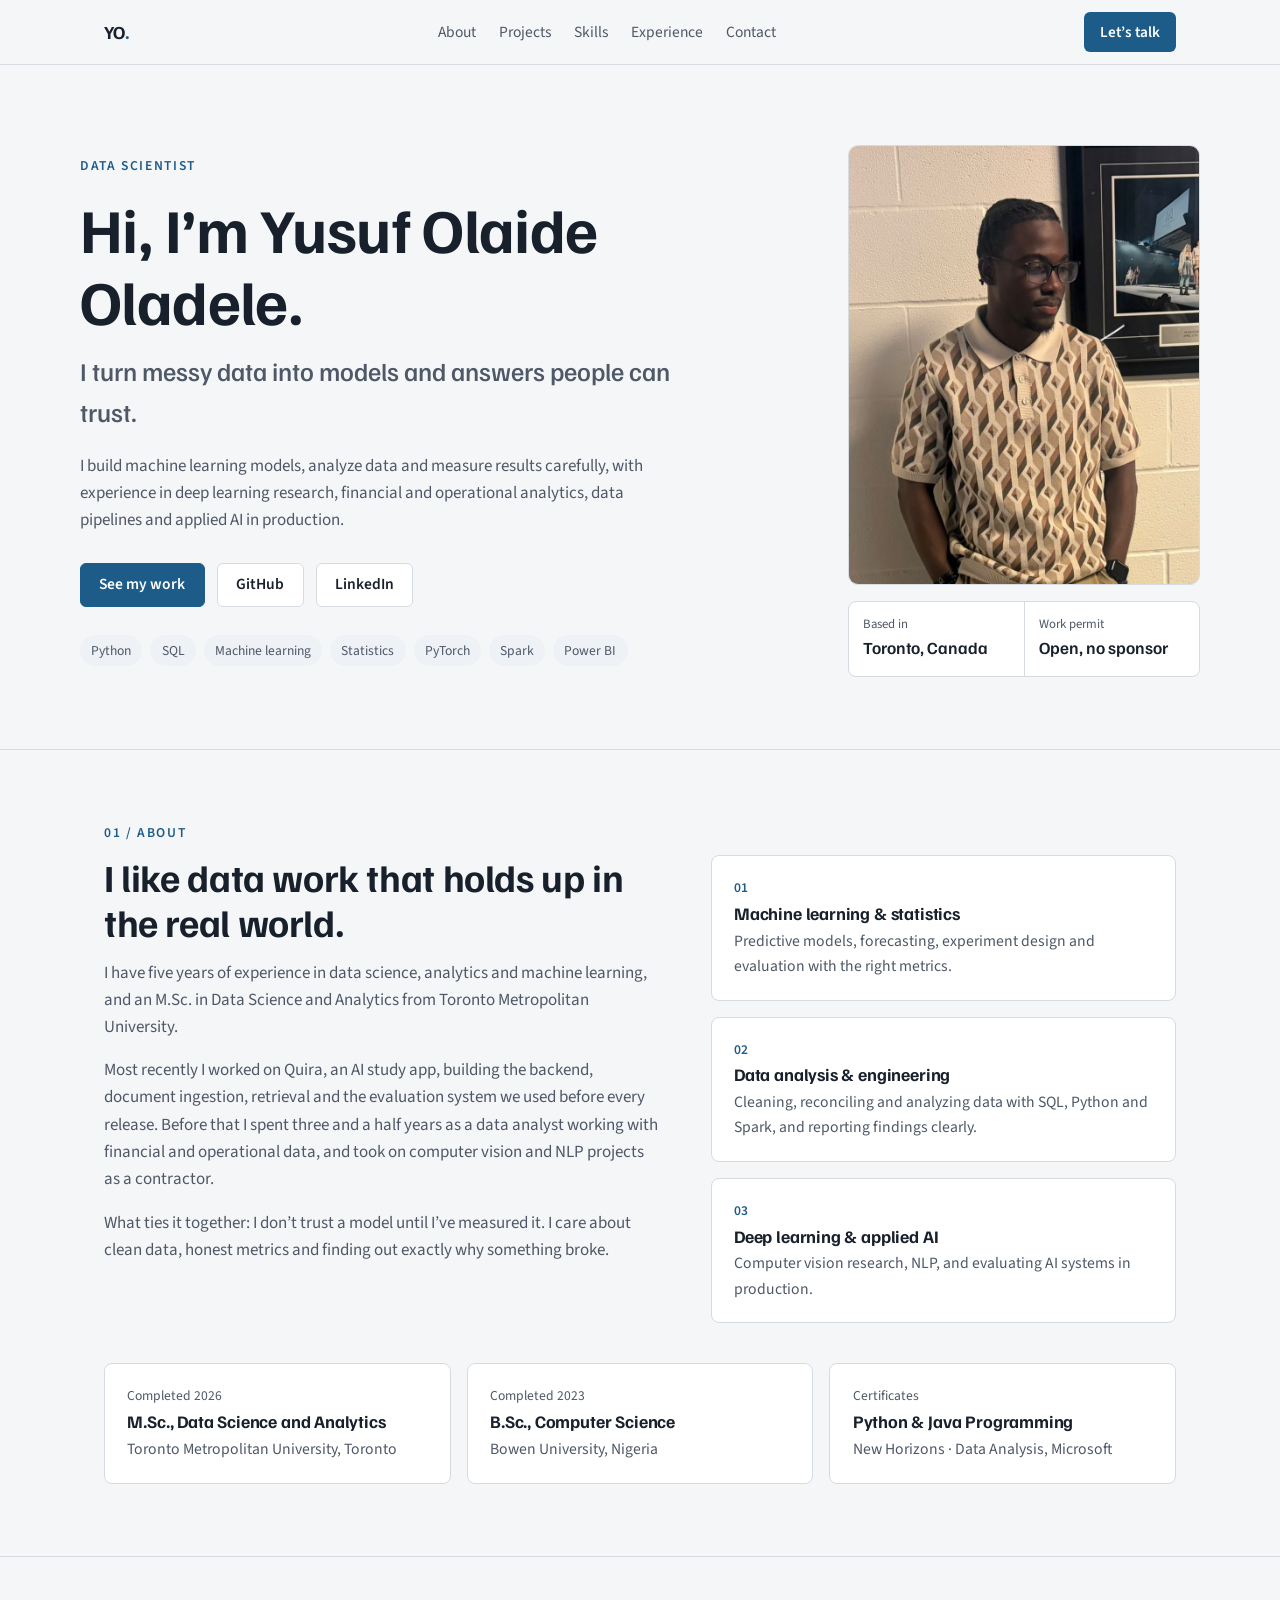
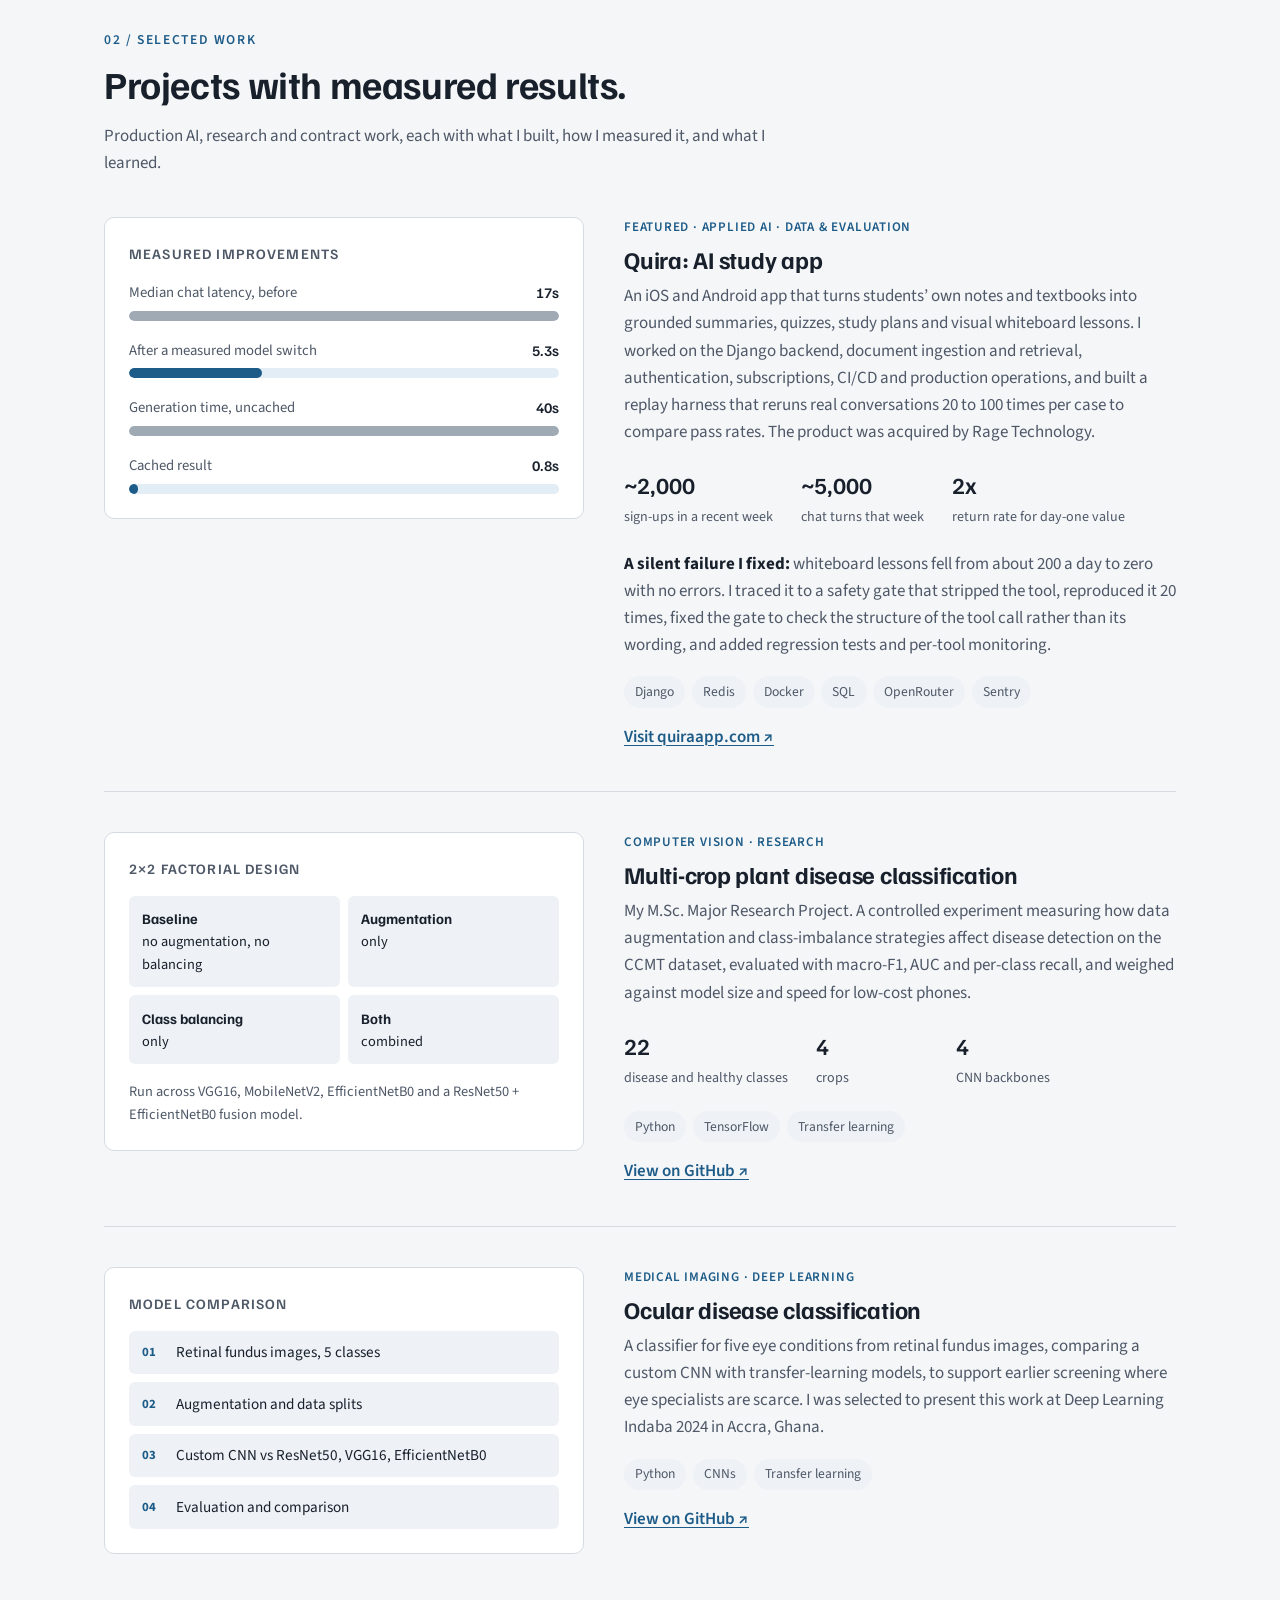
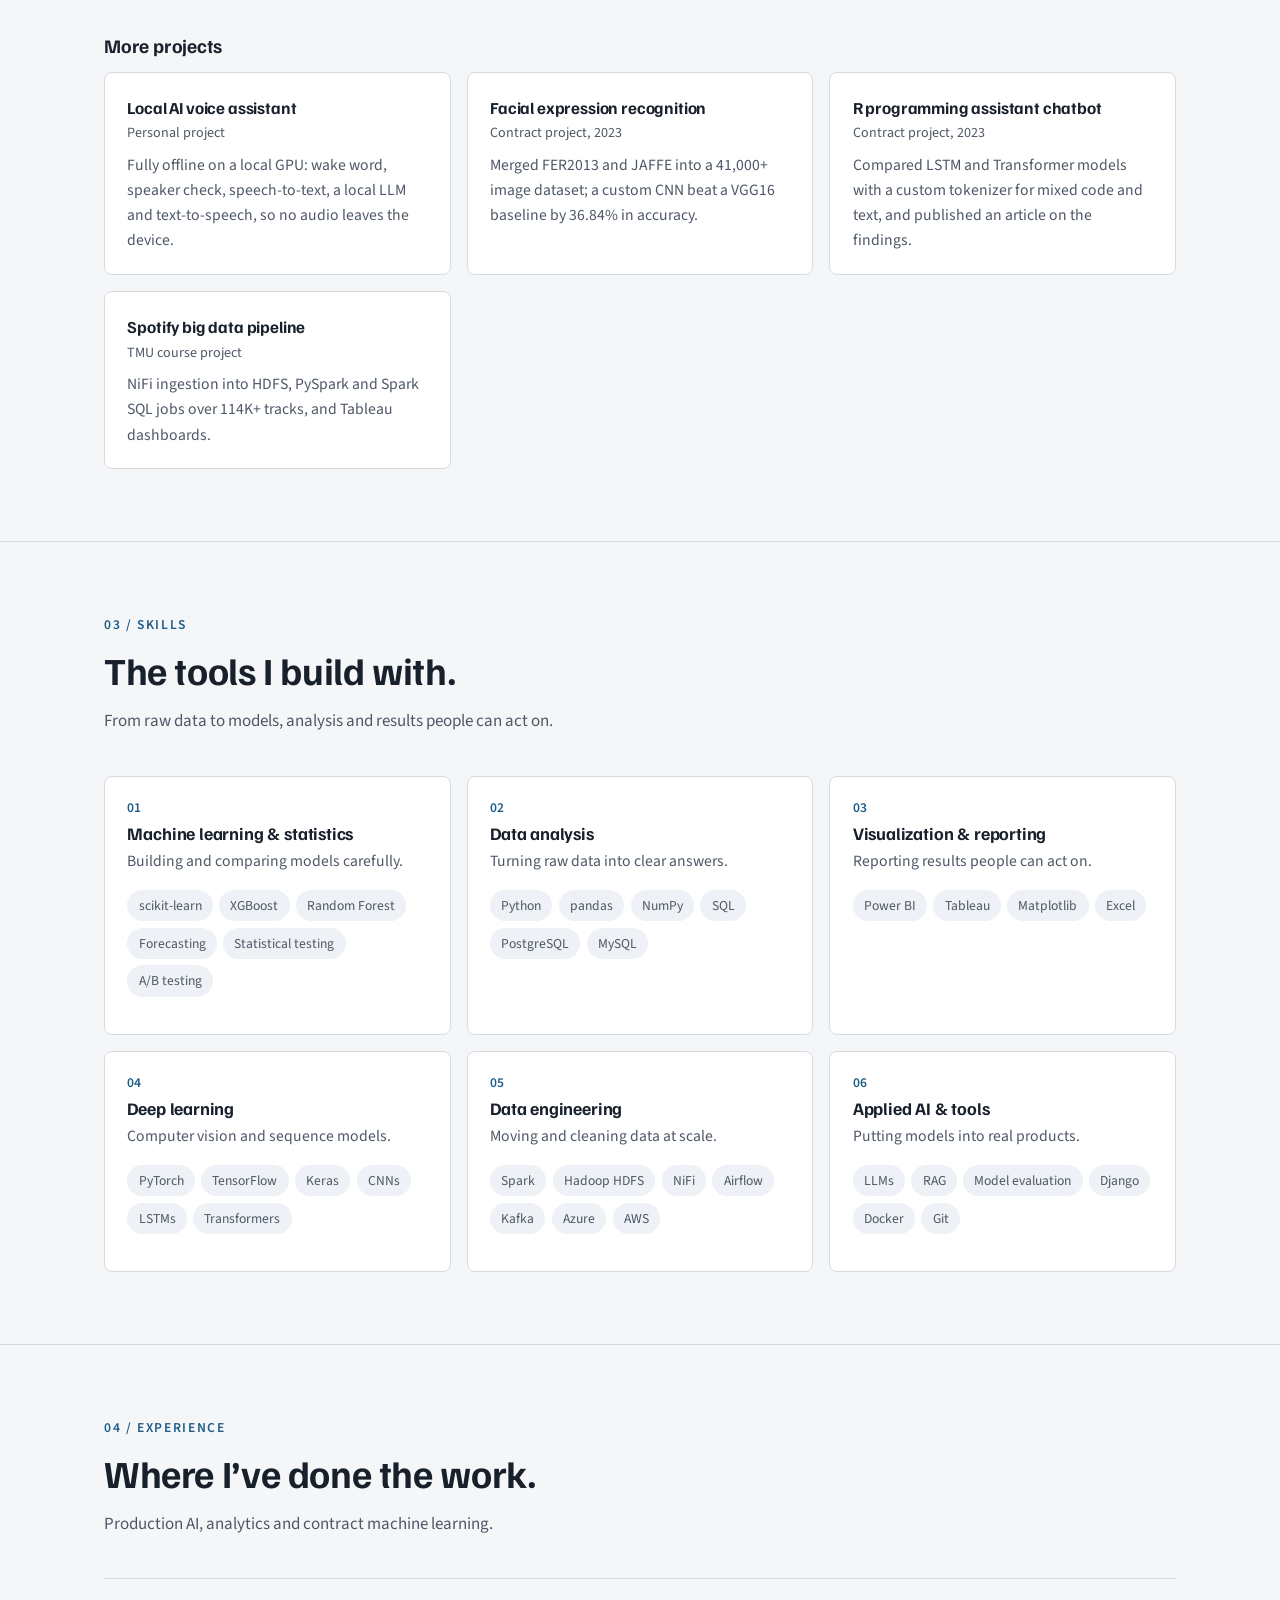
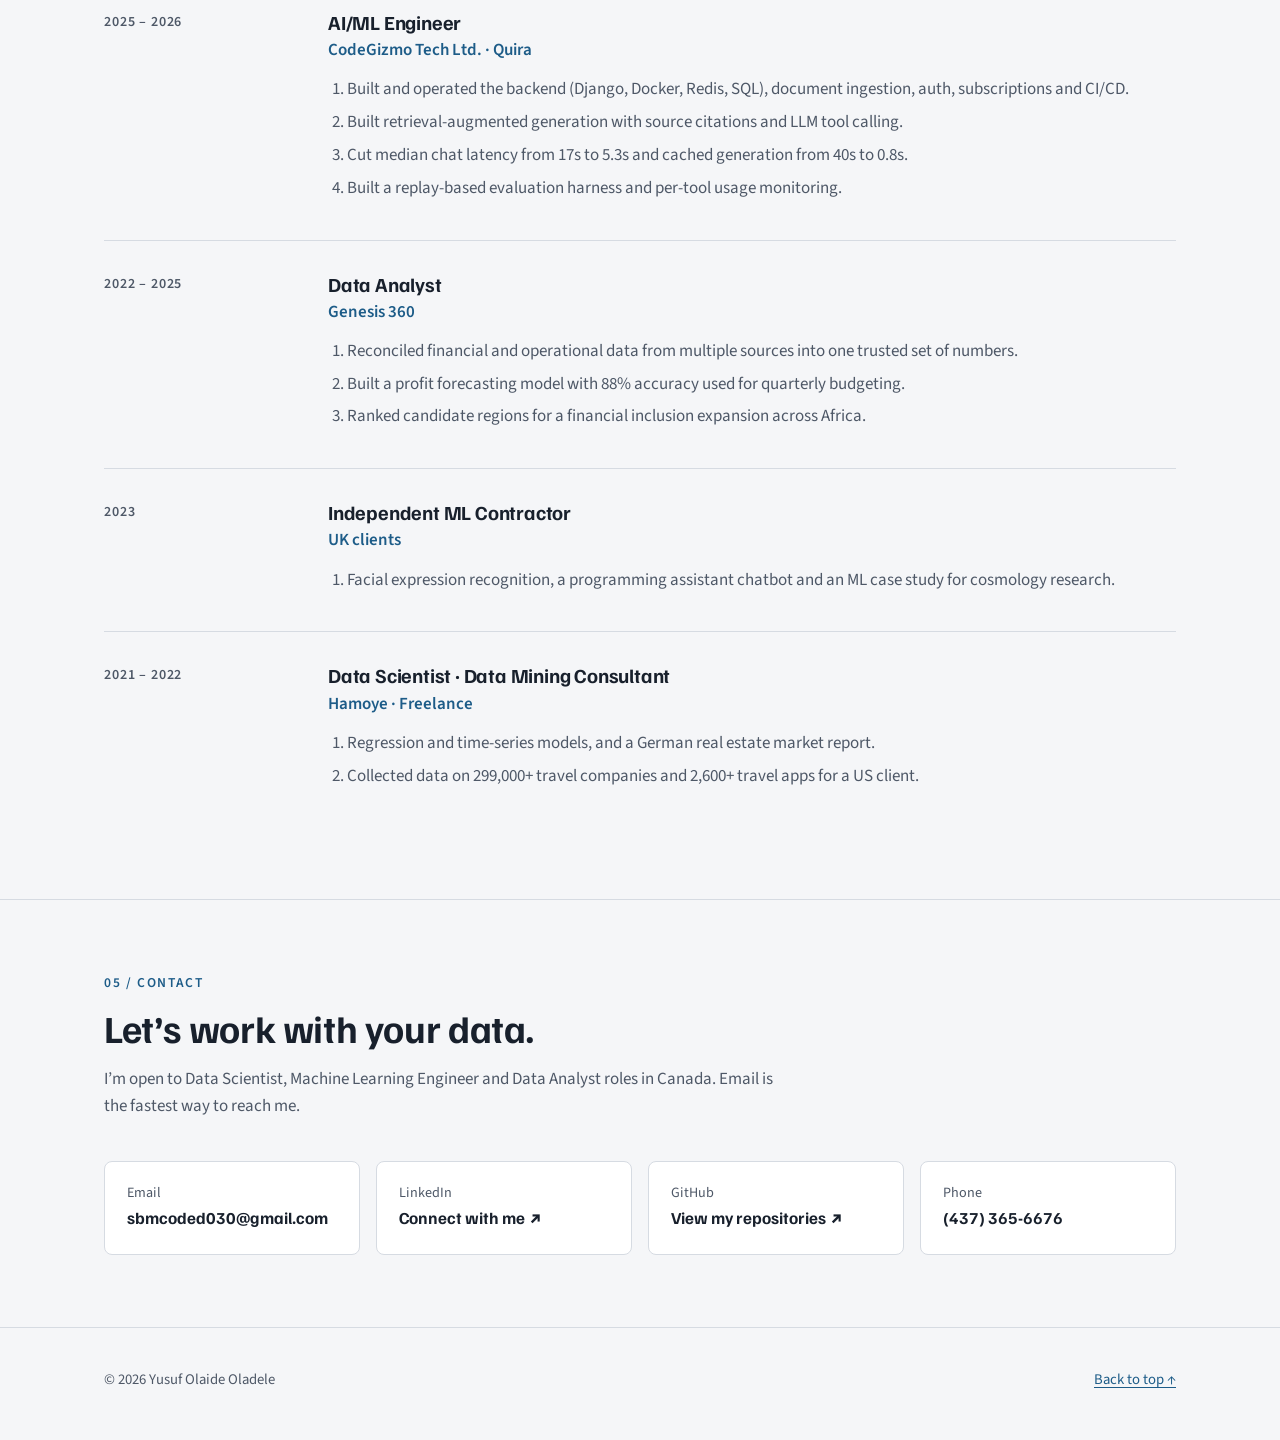
<file: index.html>
<!doctype html>
<html lang="en">
<head>
<meta charset="utf-8">
<meta name="viewport" content="width=device-width, initial-scale=1, viewport-fit=cover">
<title>Yusuf Olaide Oladele | Data Scientist</title>
<meta name="description" content="Portfolio of Yusuf Olaide Oladele, data scientist in Toronto: machine learning, statistical analysis, deep learning, data pipelines and applied AI.">
<link rel="preconnect" href="https://fonts.googleapis.com">
<link rel="preconnect" href="https://fonts.gstatic.com" crossorigin>
<link href="https://fonts.googleapis.com/css2?family=Familjen+Grotesk:wght@500;600;700&family=Source+Sans+3:ital,wght@0,400;0,600;1,400&display=swap" rel="stylesheet">
<link rel="stylesheet" href="style.css">
</head>
<body>
<header class="nav">
  <div class="wrap">
    <a class="mark" href="#home">YO<span>.</span></a>
    <nav aria-label="Sections"><a href="#about">About</a><a href="#projects">Projects</a><a href="#skills">Skills</a><a href="#experience">Experience</a><a href="#contact">Contact</a></nav>
    <a class="cta" href="#contact">Let’s talk</a>
  </div>
</header>
<main id="home">
  <div class="wrap hero">
    <div>
      <div class="eyebrow">Data Scientist</div>
      <h1>Hi, I’m Yusuf Olaide Oladele.</h1>
      <p class="sub">I turn messy data into models and answers people can trust.</p>
      <p class="intro">I build machine learning models, analyze data and measure results carefully, with experience in deep learning research, financial and operational analytics, data pipelines and applied AI in production.</p>
      <div class="btns">
        <a class="btn primary" href="#projects">See my work</a>
        <a class="btn" href="https://github.com/SBMCODED" target="_blank" rel="noopener">GitHub</a>
        <a class="btn" href="https://linkedin.com/in/sbmcoded" target="_blank" rel="noopener">LinkedIn</a>
      </div>
      <div class="chips" aria-label="Core skills"><span class="chip">Python</span><span class="chip">SQL</span><span class="chip">Machine learning</span><span class="chip">Statistics</span><span class="chip">PyTorch</span><span class="chip">Spark</span><span class="chip">Power BI</span></div>
    </div>
    <div>
      <div class="photo">
        <span class="initials" aria-hidden="true">YO</span>
        <img src="profile.jpg" alt="Portrait of Yusuf Olaide Oladele" onerror="this.remove()">
      </div>
      <div class="facts">
        <div><small>Based in</small><strong>Toronto, Canada</strong></div>
        <div><small>Work permit</small><strong>Open, no sponsor</strong></div>
      </div>
    </div>
  </div>

  <section id="about" aria-labelledby="about-h">
    <div class="wrap">
      <div class="label">01 / About</div>
      <div class="about">
        <div class="text">
          <h2 id="about-h">I like data work that holds up in the real world.</h2>
          <p class="lede" style="margin-bottom:1rem">I have five years of experience in data science, analytics and machine learning, and an M.Sc. in Data Science and Analytics from Toronto Metropolitan University.</p>
          <p>Most recently I worked on Quira, an AI study app, building the backend, document ingestion, retrieval and the evaluation system we used before every release. Before that I spent three and a half years as a data analyst working with financial and operational data, and took on computer vision and NLP projects as a contractor.</p>
          <p>What ties it together: I don’t trust a model until I’ve measured it. I care about clean data, honest metrics and finding out exactly why something broke.</p>
        </div>
        <div class="focus">
          <div class="card"><div class="num">01</div><h3>Machine learning &amp; statistics</h3><p>Predictive models, forecasting, experiment design and evaluation with the right metrics.</p></div>
          <div class="card"><div class="num">02</div><h3>Data analysis &amp; engineering</h3><p>Cleaning, reconciling and analyzing data with SQL, Python and Spark, and reporting findings clearly.</p></div>
          <div class="card"><div class="num">03</div><h3>Deep learning &amp; applied AI</h3><p>Computer vision research, NLP, and evaluating AI systems in production.</p></div>
        </div>
      </div>
      <div class="edu">
        <div class="card"><div class="yr">Completed 2026</div><h3>M.Sc., Data Science and Analytics</h3><p>Toronto Metropolitan University, Toronto</p></div>
        <div class="card"><div class="yr">Completed 2023</div><h3>B.Sc., Computer Science</h3><p>Bowen University, Nigeria</p></div>
        <div class="card"><div class="yr">Certificates</div><h3>Python &amp; Java Programming</h3><p>New Horizons · Data Analysis, Microsoft</p></div>
      </div>
    </div>
  </section>

  <section id="projects" aria-labelledby="projects-h">
    <div class="wrap">
      <div class="label">02 / Selected work</div>
      <h2 id="projects-h">Projects with measured results.</h2>
      <p class="lede">Production AI, research and contract work, each with what I built, how I measured it, and what I learned.</p>

      <article class="project">
        <div class="visual" aria-label="Quira results">
          <h4>Measured improvements</h4>
          <div class="meter"><div class="top"><span>Median chat latency, before</span><b>17s</b></div><div class="track before"><span style="width:100%"></span></div></div>
          <div class="meter"><div class="top"><span>After a measured model switch</span><b>5.3s</b></div><div class="track"><span style="width:31%"></span></div></div>
          <div class="meter"><div class="top"><span>Generation time, uncached</span><b>40s</b></div><div class="track before"><span style="width:100%"></span></div></div>
          <div class="meter"><div class="top"><span>Cached result</span><b>0.8s</b></div><div class="track"><span style="width:2%"></span></div></div>
        </div>
        <div>
          <div class="tags">Featured · Applied AI · Data &amp; evaluation</div>
          <h3>Quira: AI study app</h3>
          <p>An iOS and Android app that turns students’ own notes and textbooks into grounded summaries, quizzes, study plans and visual whiteboard lessons. I worked on the Django backend, document ingestion and retrieval, authentication, subscriptions, CI/CD and production operations, and built a replay harness that reruns real conversations 20 to 100 times per case to compare pass rates. The product was acquired by Rage Technology.</p>
          <div class="stats">
            <div><strong>~2,000</strong><small>sign-ups in a recent week</small></div>
            <div><strong>~5,000</strong><small>chat turns that week</small></div>
            <div><strong>2x</strong><small>return rate for day-one value</small></div>
          </div>
          <p><b style="color:var(--ink)">A silent failure I fixed:</b> whiteboard lessons fell from about 200 a day to zero with no errors. I traced it to a safety gate that stripped the tool, reproduced it 20 times, fixed the gate to check the structure of the tool call rather than its wording, and added regression tests and per-tool monitoring.</p>
          <div class="stack"><span class="chip">Django</span><span class="chip">Redis</span><span class="chip">Docker</span><span class="chip">SQL</span><span class="chip">OpenRouter</span><span class="chip">Sentry</span></div>
          <div class="links"><a href="https://quiraapp.com" target="_blank" rel="noopener">Visit quiraapp.com ↗</a></div>
        </div>
      </article>

      <article class="project">
        <div class="visual" aria-label="Experiment design">
          <h4>2×2 factorial design</h4>
          <div class="grid4">
            <div class="cell"><b>Baseline</b>no augmentation, no balancing</div>
            <div class="cell"><b>Augmentation</b>only</div>
            <div class="cell"><b>Class balancing</b>only</div>
            <div class="cell"><b>Both</b>combined</div>
          </div>
          <p style="margin:1rem 0 0;font-size:.9rem;color:var(--muted)">Run across VGG16, MobileNetV2, EfficientNetB0 and a ResNet50 + EfficientNetB0 fusion model.</p>
        </div>
        <div>
          <div class="tags">Computer vision · Research</div>
          <h3>Multi-crop plant disease classification</h3>
          <p>My M.Sc. Major Research Project. A controlled experiment measuring how data augmentation and class-imbalance strategies affect disease detection on the CCMT dataset, evaluated with macro-F1, AUC and per-class recall, and weighed against model size and speed for low-cost phones.</p>
          <div class="stats">
            <div><strong>22</strong><small>disease and healthy classes</small></div>
            <div><strong>4</strong><small>crops</small></div>
            <div><strong>4</strong><small>CNN backbones</small></div>
          </div>
          <div class="stack"><span class="chip">Python</span><span class="chip">TensorFlow</span><span class="chip">Transfer learning</span></div>
          <div class="links"><a href="https://github.com/SBMCODED/plant-disease-detection" target="_blank" rel="noopener">View on GitHub ↗</a></div>
        </div>
      </article>

      <article class="project">
        <div class="visual" aria-label="Pipeline">
          <h4>Model comparison</h4>
          <div class="pipeline">
            <div class="step"><i>01</i>Retinal fundus images, 5 classes</div>
            <div class="step"><i>02</i>Augmentation and data splits</div>
            <div class="step"><i>03</i>Custom CNN vs ResNet50, VGG16, EfficientNetB0</div>
            <div class="step"><i>04</i>Evaluation and comparison</div>
          </div>
        </div>
        <div>
          <div class="tags">Medical imaging · Deep learning</div>
          <h3>Ocular disease classification</h3>
          <p>A classifier for five eye conditions from retinal fundus images, comparing a custom CNN with transfer-learning models, to support earlier screening where eye specialists are scarce. I was selected to present this work at Deep Learning Indaba 2024 in Accra, Ghana.</p>
          <div class="stack"><span class="chip">Python</span><span class="chip">CNNs</span><span class="chip">Transfer learning</span></div>
          <div class="links"><a href="https://github.com/SBMCODED/DS8013-Ocular-disease-using-CNN-and-transfer-learning-models-" target="_blank" rel="noopener">View on GitHub ↗</a></div>
        </div>
      </article>

      <h3 style="font-size:1.2rem;margin:2.5rem 0 .5rem">More projects</h3>
      <div class="more">
        <div class="card"><h3>Local AI voice assistant</h3><div class="ctx">Personal project</div><p>Fully offline on a local GPU: wake word, speaker check, speech-to-text, a local LLM and text-to-speech, so no audio leaves the device.</p></div>
        <div class="card"><h3>Facial expression recognition</h3><div class="ctx">Contract project, 2023</div><p>Merged FER2013 and JAFFE into a 41,000+ image dataset; a custom CNN beat a VGG16 baseline by 36.84% in accuracy.</p></div>
        <div class="card"><h3>R programming assistant chatbot</h3><div class="ctx">Contract project, 2023</div><p>Compared LSTM and Transformer models with a custom tokenizer for mixed code and text, and published an article on the findings.</p></div>
        <div class="card"><h3>Spotify big data pipeline</h3><div class="ctx">TMU course project</div><p>NiFi ingestion into HDFS, PySpark and Spark SQL jobs over 114K+ tracks, and Tableau dashboards.</p></div>
      </div>
    </div>
  </section>

  <section id="skills" aria-labelledby="skills-h">
    <div class="wrap">
      <div class="label">03 / Skills</div>
      <h2 id="skills-h">The tools I build with.</h2>
      <p class="lede">From raw data to models, analysis and results people can act on.</p>
      <div class="skills">
        <div class="card"><div class="num">01</div><h3>Machine learning &amp; statistics</h3><p>Building and comparing models carefully.</p><div class="stack"><span class="chip">scikit-learn</span><span class="chip">XGBoost</span><span class="chip">Random Forest</span><span class="chip">Forecasting</span><span class="chip">Statistical testing</span><span class="chip">A/B testing</span></div></div>
        <div class="card"><div class="num">02</div><h3>Data analysis</h3><p>Turning raw data into clear answers.</p><div class="stack"><span class="chip">Python</span><span class="chip">pandas</span><span class="chip">NumPy</span><span class="chip">SQL</span><span class="chip">PostgreSQL</span><span class="chip">MySQL</span></div></div>
        <div class="card"><div class="num">03</div><h3>Visualization &amp; reporting</h3><p>Reporting results people can act on.</p><div class="stack"><span class="chip">Power BI</span><span class="chip">Tableau</span><span class="chip">Matplotlib</span><span class="chip">Excel</span></div></div>
        <div class="card"><div class="num">04</div><h3>Deep learning</h3><p>Computer vision and sequence models.</p><div class="stack"><span class="chip">PyTorch</span><span class="chip">TensorFlow</span><span class="chip">Keras</span><span class="chip">CNNs</span><span class="chip">LSTMs</span><span class="chip">Transformers</span></div></div>
        <div class="card"><div class="num">05</div><h3>Data engineering</h3><p>Moving and cleaning data at scale.</p><div class="stack"><span class="chip">Spark</span><span class="chip">Hadoop HDFS</span><span class="chip">NiFi</span><span class="chip">Airflow</span><span class="chip">Kafka</span><span class="chip">Azure</span><span class="chip">AWS</span></div></div>
        <div class="card"><div class="num">06</div><h3>Applied AI &amp; tools</h3><p>Putting models into real products.</p><div class="stack"><span class="chip">LLMs</span><span class="chip">RAG</span><span class="chip">Model evaluation</span><span class="chip">Django</span><span class="chip">Docker</span><span class="chip">Git</span></div></div>
      </div>
    </div>
  </section>

  <section id="experience" aria-labelledby="exp-h">
    <div class="wrap">
      <div class="label">04 / Experience</div>
      <h2 id="exp-h">Where I’ve done the work.</h2>
      <p class="lede">Production AI, analytics and contract machine learning.</p>
      <div class="job"><div class="when">2025 – 2026</div><div><h3>AI/ML Engineer</h3><div class="org">CodeGizmo Tech Ltd. · Quira</div><ol>
        <li>Built and operated the backend (Django, Docker, Redis, SQL), document ingestion, auth, subscriptions and CI/CD.</li>
        <li>Built retrieval-augmented generation with source citations and LLM tool calling.</li>
        <li>Cut median chat latency from 17s to 5.3s and cached generation from 40s to 0.8s.</li>
        <li>Built a replay-based evaluation harness and per-tool usage monitoring.</li></ol></div></div>
      <div class="job"><div class="when">2022 – 2025</div><div><h3>Data Analyst</h3><div class="org">Genesis 360</div><ol>
        <li>Reconciled financial and operational data from multiple sources into one trusted set of numbers.</li>
        <li>Built a profit forecasting model with 88% accuracy used for quarterly budgeting.</li>
        <li>Ranked candidate regions for a financial inclusion expansion across Africa.</li></ol></div></div>
      <div class="job"><div class="when">2023</div><div><h3>Independent ML Contractor</h3><div class="org">UK clients</div><ol>
        <li>Facial expression recognition, a programming assistant chatbot and an ML case study for cosmology research.</li></ol></div></div>
      <div class="job"><div class="when">2021 – 2022</div><div><h3>Data Scientist · Data Mining Consultant</h3><div class="org">Hamoye · Freelance</div><ol>
        <li>Regression and time-series models, and a German real estate market report.</li>
        <li>Collected data on 299,000+ travel companies and 2,600+ travel apps for a US client.</li></ol></div></div>
    </div>
  </section>

  <section id="contact" aria-labelledby="contact-h">
    <div class="wrap">
      <div class="label">05 / Contact</div>
      <h2 id="contact-h">Let’s work with your data.</h2>
      <p class="lede">I’m open to Data Scientist, Machine Learning Engineer and Data Analyst roles in Canada. Email is the fastest way to reach me.</p>
      <div class="contact">
        <a class="card" href="mailto:sbmcoded030@gmail.com"><small>Email</small><strong>sbmcoded030@gmail.com</strong></a>
        <a class="card" href="https://linkedin.com/in/sbmcoded" target="_blank" rel="noopener"><small>LinkedIn</small><strong>Connect with me ↗</strong></a>
        <a class="card" href="https://github.com/SBMCODED" target="_blank" rel="noopener"><small>GitHub</small><strong>View my repositories ↗</strong></a>
        <a class="card" href="tel:+14373656676"><small>Phone</small><strong>(437) 365-6676</strong></a>
      </div>
    </div>
  </section>
</main>
<footer><div class="wrap"><span>© 2026 Yusuf Olaide Oladele</span><a href="#home">Back to top ↑</a></div></footer>
</body>
</html>
</file>
<file: style.css>
/* Styles for sbmcoded.github.io */
:root{
  --ground:#F5F6F8;--surface:#FFFFFF;--ink:#18202C;--muted:#4E5867;--rule:#D6DBE2;
  --accent:#1D5C88;--accent-soft:#E3EDF5;--chip:#EEF1F5;
  color-scheme:light;box-sizing:border-box;
  padding-top:env(safe-area-inset-top,0px);padding-bottom:env(safe-area-inset-bottom,0px);
}
@media (prefers-color-scheme:dark){
  :root:not([data-theme="light"]){--ground:#11151B;--surface:#181D25;--ink:#E7EAEF;--muted:#A3ACB8;--rule:#2B323D;--accent:#86B9DE;--accent-soft:#1D2A37;--chip:#212833;color-scheme:dark}
}
:root[data-theme="dark"]{--ground:#11151B;--surface:#181D25;--ink:#E7EAEF;--muted:#A3ACB8;--rule:#2B323D;--accent:#86B9DE;--accent-soft:#1D2A37;--chip:#212833;color-scheme:dark}
*,*::before,*::after{box-sizing:inherit}
html{scroll-padding-top:calc(env(safe-area-inset-top,0px) + 4.5rem);scroll-behavior:smooth;-webkit-text-size-adjust:100%}
@media (prefers-reduced-motion:reduce){html{scroll-behavior:auto}}
body{margin:0;background:var(--ground);color:var(--ink);font-family:"Source Sans 3","Segoe UI",Helvetica,Arial,sans-serif;font-size:1.0625rem;line-height:1.6}
body::before{content:"";position:fixed;inset:0 0 auto;height:env(safe-area-inset-top,0px);z-index:10;background:var(--ground)}
a{color:var(--accent);text-underline-offset:3px;text-decoration-thickness:1px}
a:hover{text-decoration-thickness:2px}
a:focus-visible{outline:2px solid var(--accent);outline-offset:3px;border-radius:3px}
h1,h2,h3{font-family:"Familjen Grotesk","Helvetica Neue",Arial,sans-serif;line-height:1.15;margin:0;letter-spacing:-0.01em}
p{margin:0 0 1em}
.wrap{max-width:70rem;margin:0 auto;padding:0 1.5rem}
.nav{position:sticky;top:env(safe-area-inset-top,0px);z-index:5;background:var(--ground);border-bottom:1px solid var(--rule)}
.nav .wrap{display:flex;align-items:center;justify-content:space-between;gap:1rem;min-height:4rem}
.nav .mark{font-family:"Familjen Grotesk",Arial,sans-serif;font-weight:700;font-size:1.15rem;color:var(--ink);text-decoration:none}
.nav .mark span{color:var(--accent)}
.nav nav{display:flex;gap:1.4rem}
.nav nav a{color:var(--muted);text-decoration:none;font-size:.97rem}
.nav nav a:hover{color:var(--ink)}
.nav .cta{display:inline-flex;align-items:center;min-height:40px;padding:.4rem 1rem;border-radius:6px;background:var(--accent);color:var(--surface);text-decoration:none;font-weight:600;font-size:.95rem}
@media (max-width:860px){.nav nav{display:none}}
.hero{padding:5rem 0 4.5rem;display:grid;grid-template-columns:minmax(0,1.5fr) minmax(0,1fr);gap:3.5rem;align-items:center}
.eyebrow{font-size:.85rem;font-weight:600;letter-spacing:.12em;text-transform:uppercase;color:var(--accent);margin-bottom:1rem}
.hero h1{font-size:clamp(2.3rem,5.4vw,3.9rem);font-weight:700}
.hero .sub{font-family:"Familjen Grotesk",Arial,sans-serif;font-size:clamp(1.25rem,2.4vw,1.6rem);font-weight:500;color:var(--muted);margin:.9rem 0 1.25rem}
.hero .intro{max-width:36rem;color:var(--muted)}
.btns{display:flex;flex-wrap:wrap;gap:.75rem;margin-top:1.75rem}
.btn{display:inline-flex;align-items:center;min-height:44px;padding:.55rem 1.15rem;border:1px solid var(--rule);border-radius:6px;background:var(--surface);color:var(--ink);text-decoration:none;font-weight:600;font-size:.97rem}
.btn:hover{border-color:var(--accent);color:var(--accent)}
.btn.primary{background:var(--accent);border-color:var(--accent);color:var(--surface)}
.btn.primary:hover{opacity:.92;color:var(--surface)}
.chips{display:flex;flex-wrap:wrap;gap:.5rem;margin-top:1.75rem}
.chip{font-size:.85rem;padding:.3rem .7rem;border-radius:999px;background:var(--chip);color:var(--muted)}
.photo{aspect-ratio:4/5;width:100%;max-width:22rem;margin-left:auto;border-radius:10px;overflow:hidden;background:var(--accent-soft);display:grid;place-items:center;border:1px solid var(--rule)}
.photo img{width:100%;height:100%;object-fit:cover;display:block;grid-area:1/1}
.photo .initials{grid-area:1/1;font-family:"Familjen Grotesk",Arial,sans-serif;font-size:5rem;font-weight:700;color:var(--accent)}
.facts{display:grid;grid-template-columns:1fr 1fr;gap:1px;background:var(--rule);border:1px solid var(--rule);border-radius:8px;overflow:hidden;max-width:22rem;margin:1rem 0 0 auto}
.facts div{background:var(--surface);padding:.75rem .9rem}
.facts small{display:block;font-size:.8rem;color:var(--muted)}
.facts strong{font-family:"Familjen Grotesk",Arial,sans-serif;font-weight:600}
@media (max-width:860px){.hero{grid-template-columns:1fr;gap:2.5rem;padding:3rem 0}.photo,.facts{margin-left:0}}
section{padding:4.5rem 0;border-top:1px solid var(--rule)}
.label{font-size:.85rem;font-weight:600;letter-spacing:.12em;text-transform:uppercase;color:var(--accent);margin-bottom:.75rem}
section h2{font-size:clamp(1.7rem,3.4vw,2.4rem);max-width:30ch}
.lede{color:var(--muted);max-width:42rem;margin:1rem 0 2.5rem}
.about{display:grid;grid-template-columns:minmax(0,1.2fr) minmax(0,1fr);gap:3rem}
.about .text p{color:var(--muted)}
.focus{display:grid;gap:1rem}
.card{background:var(--surface);border:1px solid var(--rule);border-radius:8px;padding:1.3rem 1.4rem}
.card .num{font-size:.85rem;color:var(--accent);font-weight:600}
.card h3{font-size:1.1rem;margin:.25rem 0 .35rem}
.card p{color:var(--muted);font-size:.98rem;margin:0}
.edu{margin-top:2.5rem;display:grid;grid-template-columns:repeat(auto-fit,minmax(16rem,1fr));gap:1rem}
.edu .yr{font-size:.85rem;color:var(--muted)}
@media (max-width:860px){.about{grid-template-columns:1fr}}
.project{display:grid;grid-template-columns:minmax(0,1fr) minmax(0,1.15fr);gap:2.5rem;padding:2.5rem 0;border-top:1px solid var(--rule);align-items:start}
.project:first-of-type{border-top:0;padding-top:0}
.visual{background:var(--surface);border:1px solid var(--rule);border-radius:10px;padding:1.5rem}
.visual h4{font-family:"Familjen Grotesk",Arial,sans-serif;font-size:.9rem;font-weight:600;color:var(--muted);margin:0 0 1rem;text-transform:uppercase;letter-spacing:.08em}
.meter{margin-bottom:1.1rem}
.meter:last-child{margin-bottom:0}
.meter .top{display:flex;justify-content:space-between;gap:1rem;font-size:.92rem;color:var(--muted)}
.meter .top b{color:var(--ink);font-family:"Familjen Grotesk",Arial,sans-serif;font-weight:600}
.track{height:10px;border-radius:5px;background:var(--accent-soft);margin-top:.4rem;overflow:hidden}
.track span{display:block;height:100%;border-radius:5px;background:var(--accent)}
.track.before span{background:var(--muted);opacity:.45}
.pipeline{display:flex;flex-direction:column;gap:.5rem}
.step{display:flex;align-items:center;gap:.75rem;padding:.6rem .8rem;border-radius:6px;background:var(--chip);font-size:.95rem}
.step i{font-style:normal;font-size:.8rem;font-weight:700;color:var(--accent);min-width:1.4rem}
.grid4{display:grid;grid-template-columns:repeat(2,1fr);gap:.5rem}
.cell{padding:.7rem .8rem;border-radius:6px;background:var(--chip);font-size:.9rem}
.cell b{display:block;font-family:"Familjen Grotesk",Arial,sans-serif}
.tags{font-size:.82rem;font-weight:600;letter-spacing:.06em;text-transform:uppercase;color:var(--accent);margin-bottom:.5rem}
.project h3{font-size:1.5rem;margin-bottom:.6rem}
.project p{color:var(--muted)}
.stats{display:flex;flex-wrap:wrap;gap:1.75rem;margin:1.25rem 0}
.stats div{min-width:7rem}
.stats strong{display:block;font-family:"Familjen Grotesk",Arial,sans-serif;font-size:1.45rem;font-weight:600}
.stats small{color:var(--muted);font-size:.88rem}
.stack{display:flex;flex-wrap:wrap;gap:.4rem;margin:1rem 0}
.links{display:flex;flex-wrap:wrap;gap:1.25rem;font-weight:600}
@media (max-width:860px){.project{grid-template-columns:1fr;gap:1.5rem}}
.more{display:grid;grid-template-columns:repeat(auto-fit,minmax(17rem,1fr));gap:1rem;margin-top:1rem}
.more .card h3{font-size:1.05rem}
.more .ctx{font-size:.88rem;color:var(--muted);margin:.15rem 0 .5rem}
.skills{display:grid;grid-template-columns:repeat(auto-fit,minmax(19rem,1fr));gap:1rem}
.skills .card p{margin-bottom:.8rem}
.job{display:grid;grid-template-columns:12rem minmax(0,1fr);gap:2rem;padding:2rem 0;border-top:1px solid var(--rule)}
.job:first-of-type{border-top:0;padding-top:0}
.job .when{font-size:.88rem;font-weight:600;letter-spacing:.06em;text-transform:uppercase;color:var(--muted)}
.job h3{font-size:1.25rem}
.job .org{color:var(--accent);font-weight:600;margin:.2rem 0 .75rem}
.job ol{margin:0;padding-left:1.2rem;color:var(--muted)}
.job li{margin-bottom:.35rem}
@media (max-width:860px){.job{grid-template-columns:1fr;gap:.5rem}}
.contact{display:grid;grid-template-columns:repeat(auto-fit,minmax(15rem,1fr));gap:1rem;margin-top:2rem}
.contact a.card{text-decoration:none;color:var(--ink);display:block}
.contact a.card:hover{border-color:var(--accent)}
.contact small{color:var(--muted);display:block}
.contact strong{font-family:"Familjen Grotesk",Arial,sans-serif;font-size:1.05rem;word-break:break-word}
footer{padding:2.5rem 0 3rem;border-top:1px solid var(--rule);color:var(--muted);font-size:.92rem}
footer .wrap{display:flex;justify-content:space-between;gap:1rem;flex-wrap:wrap}
</file>
